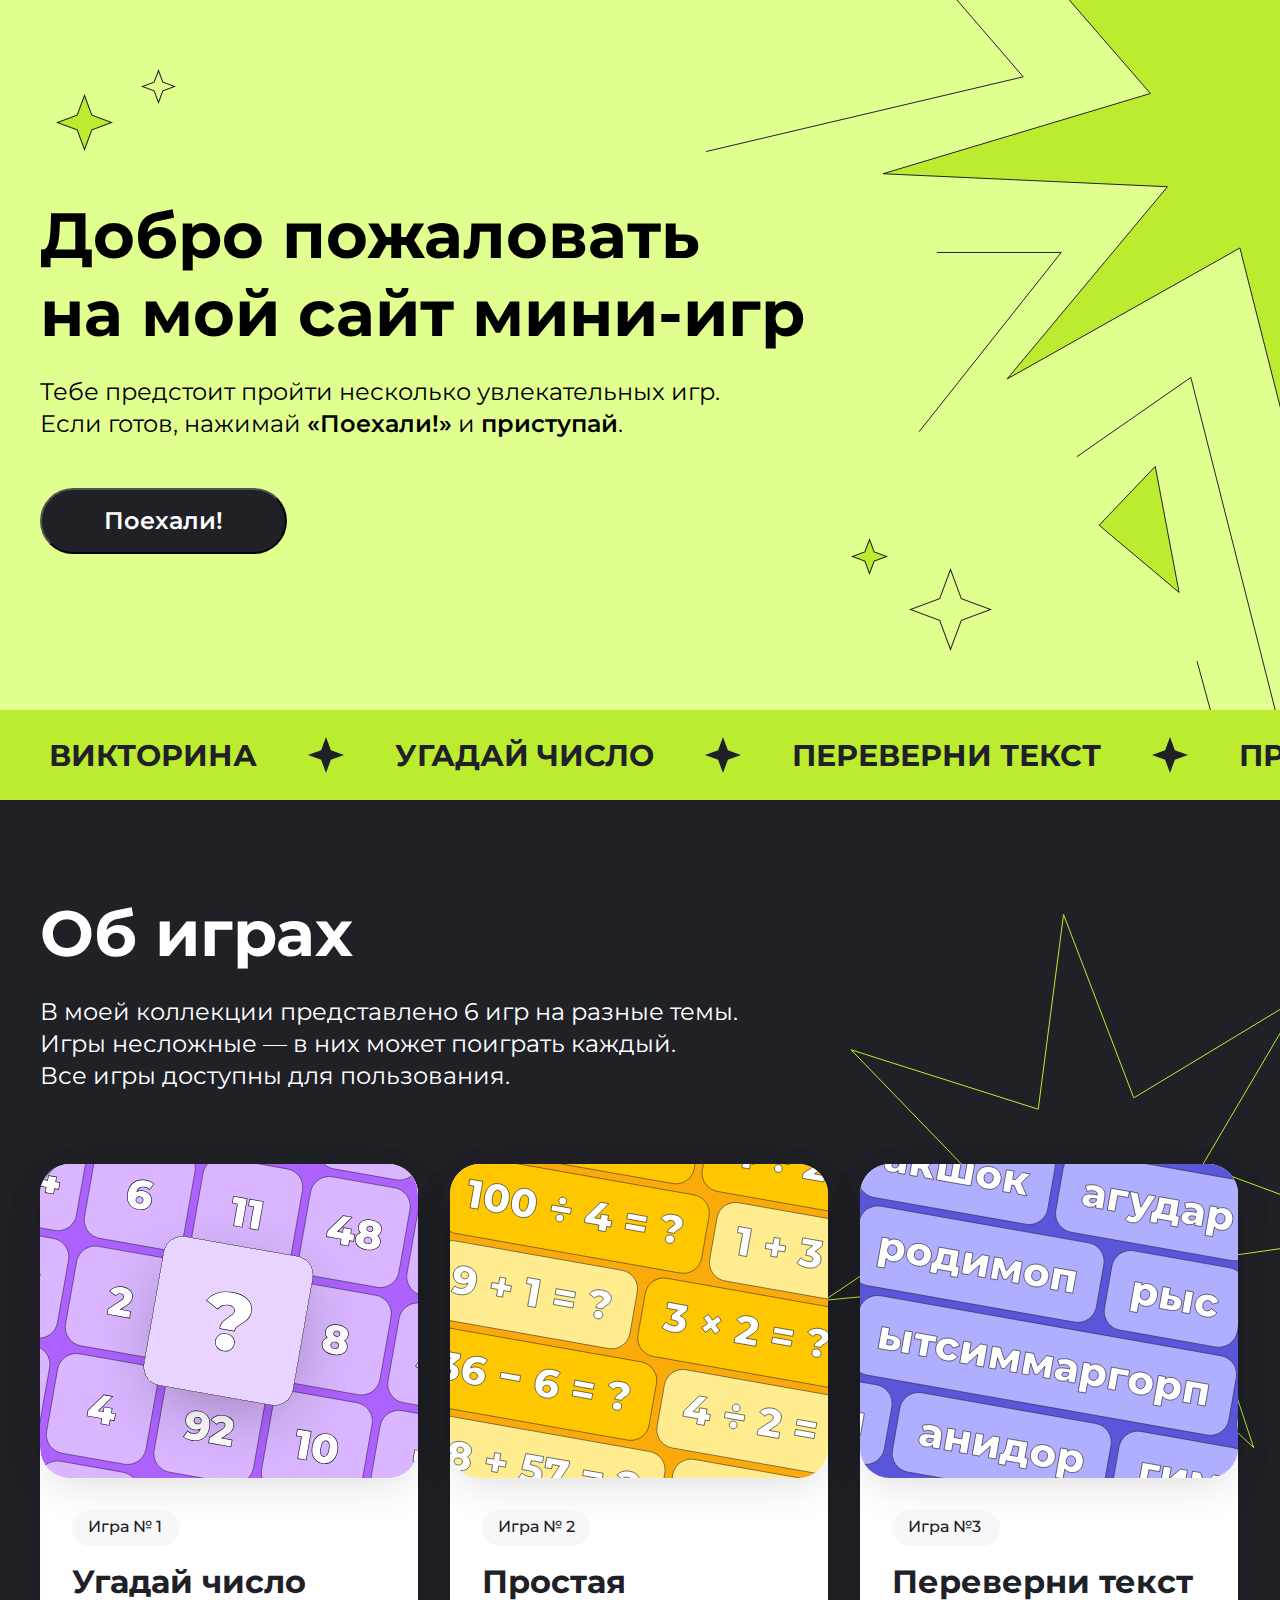
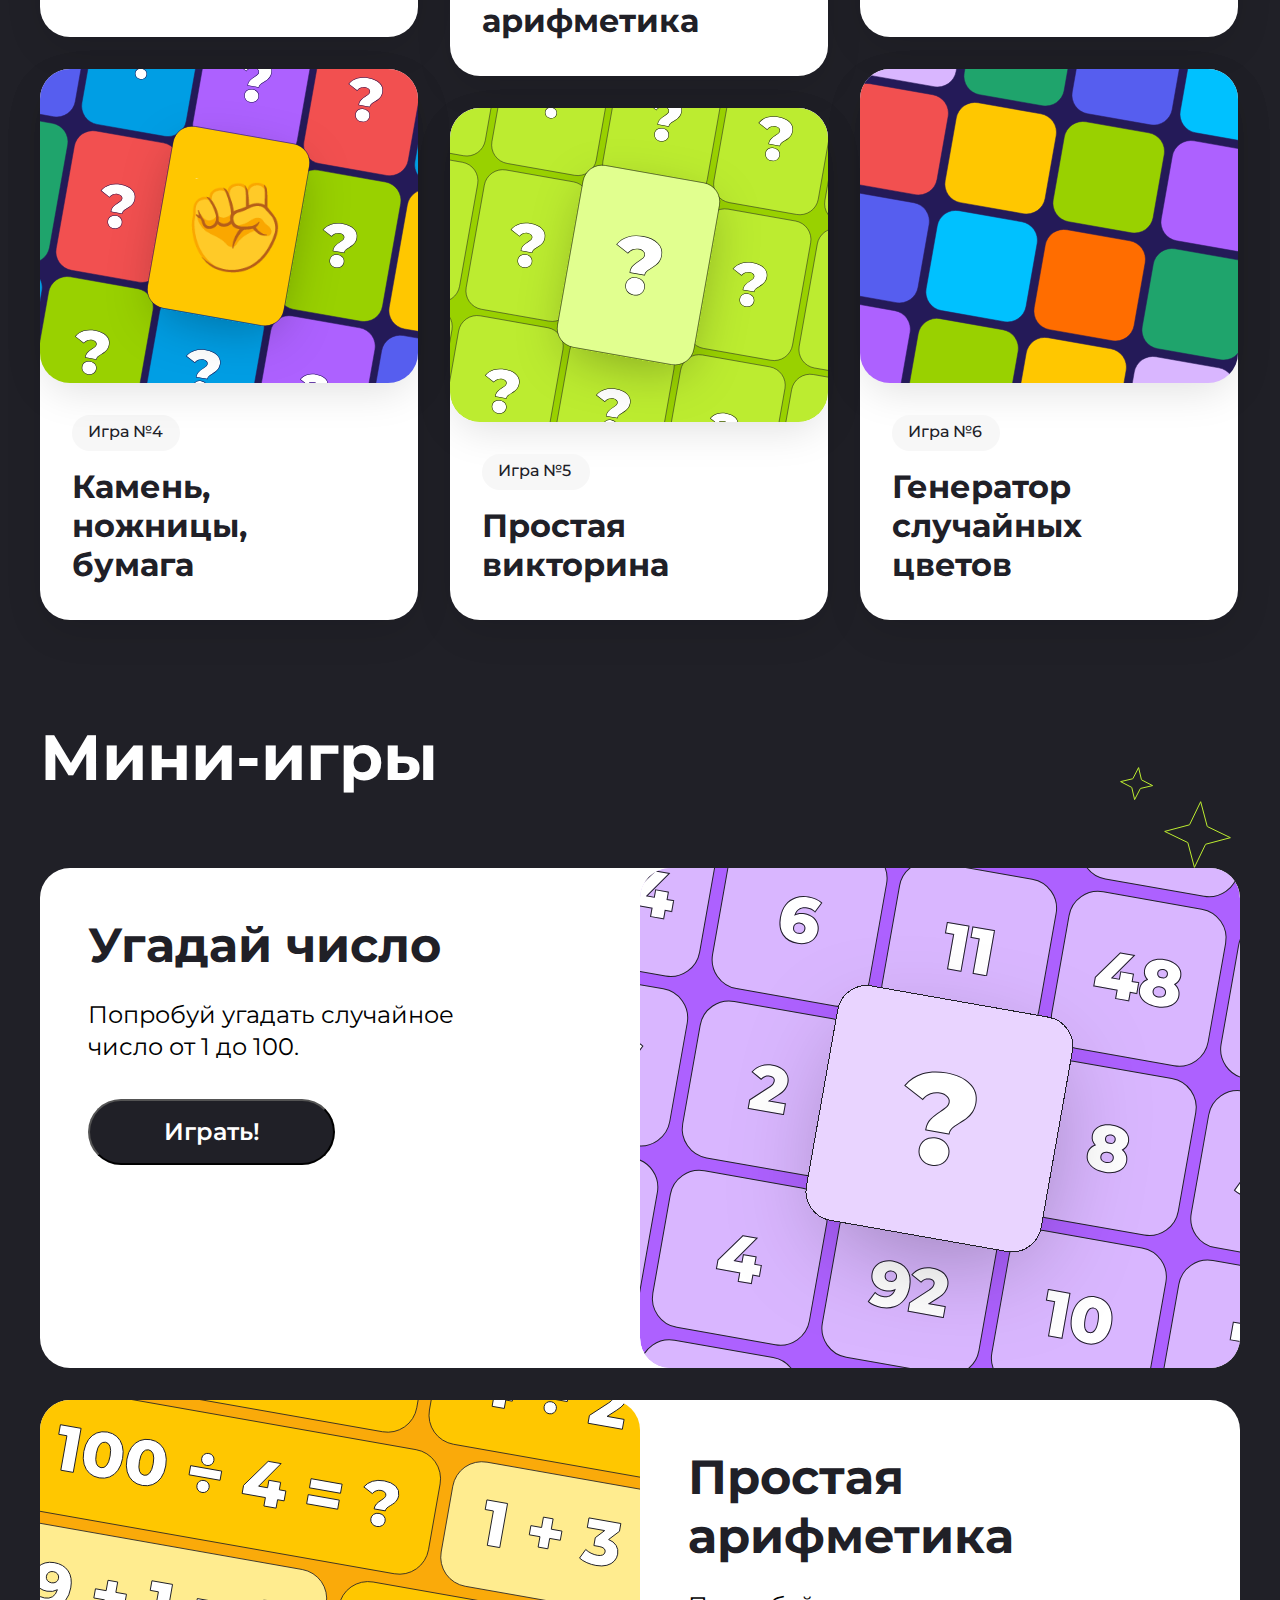
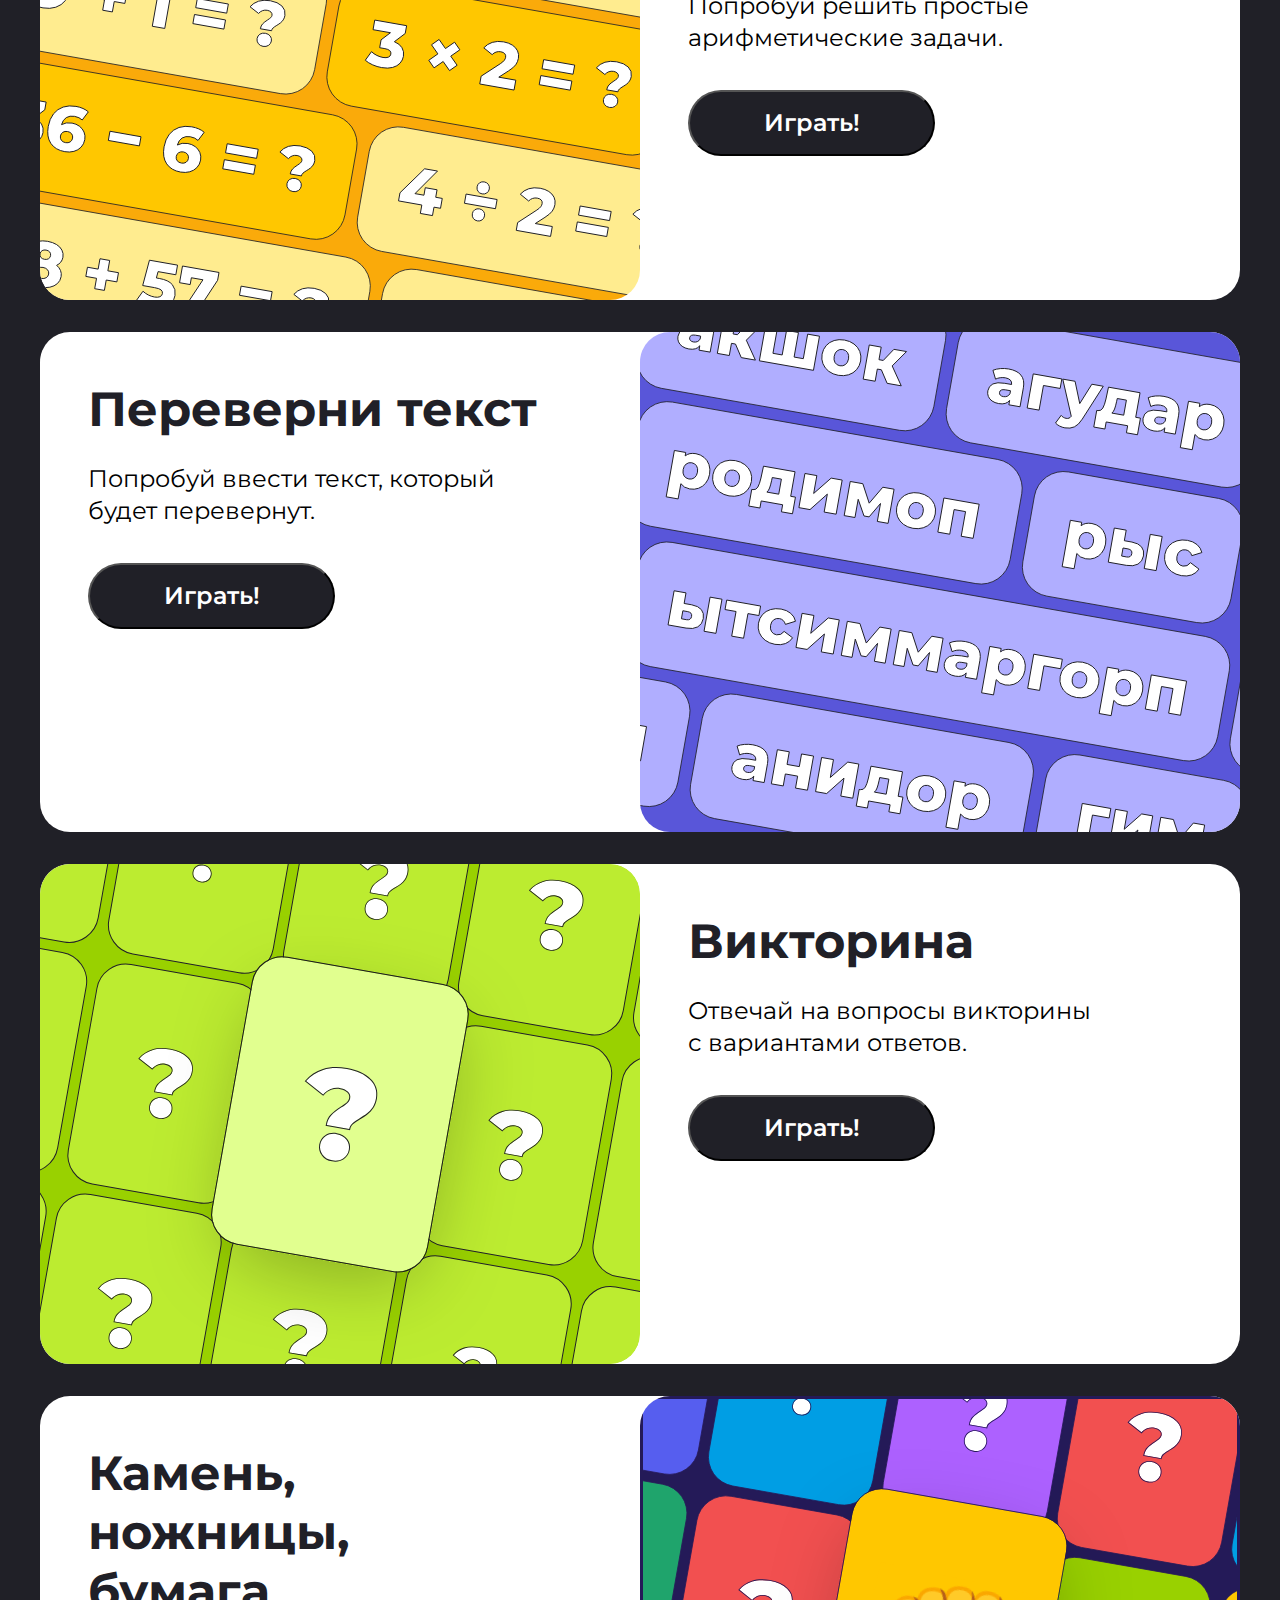
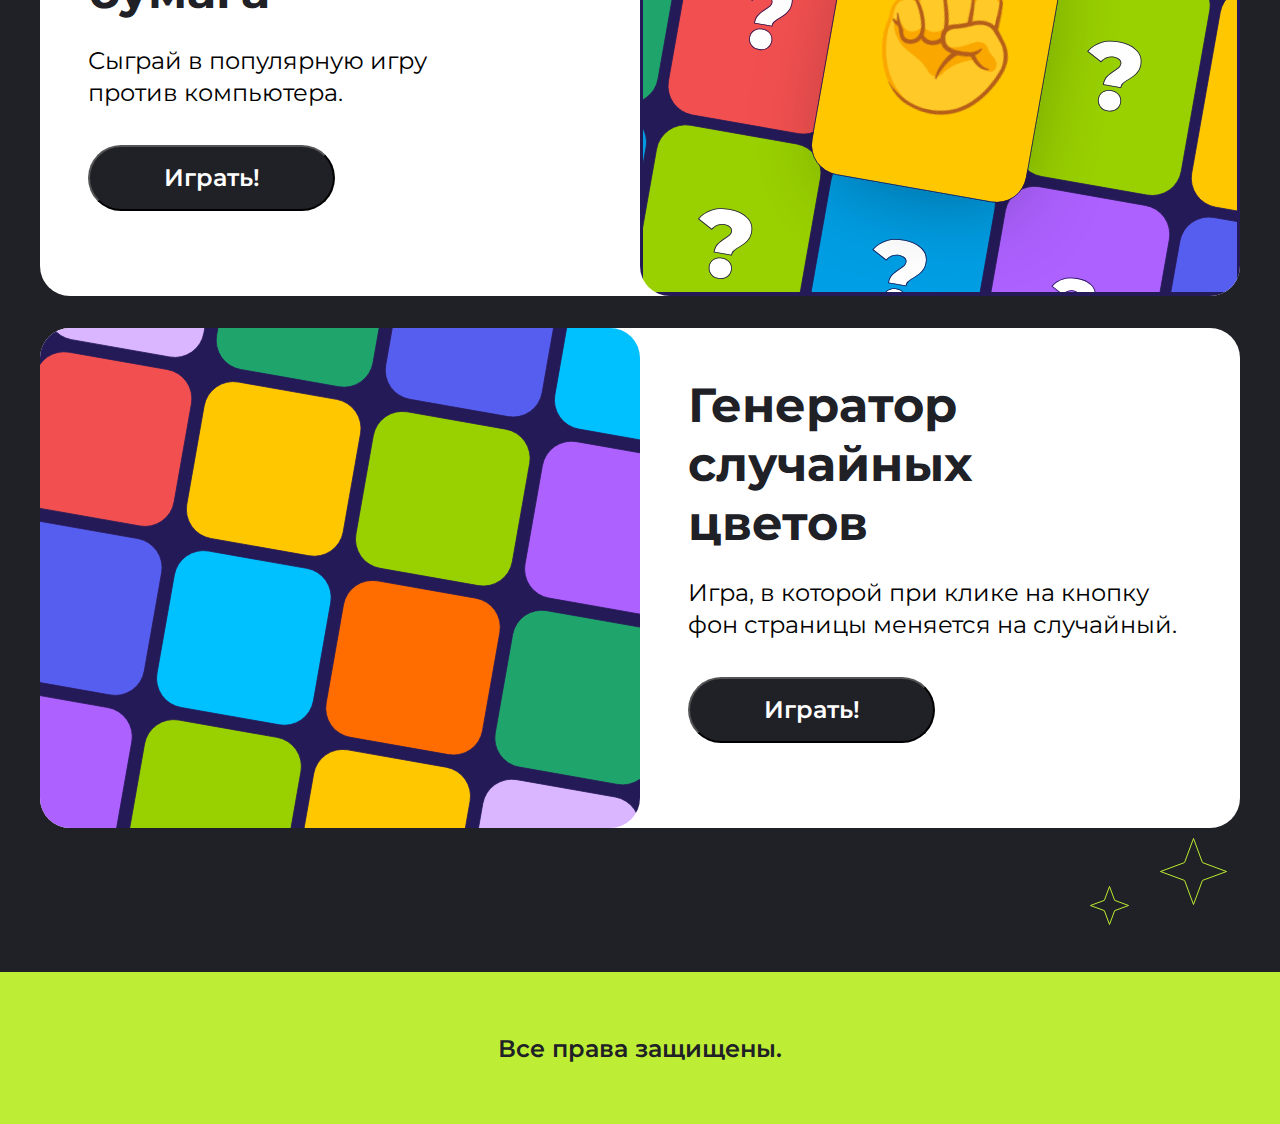
<file: index.html>
<!DOCTYPE html>
<html lang="en">
  <head>
    <meta charset="UTF-8" />
    <meta name="viewport" content="width=device-width, initial-scale=1.0" />
    <title>Document</title>
    <link rel="preconnect" href="https://fonts.googleapis.com" />
    <link rel="preconnect" href="https://fonts.gstatic.com" crossorigin />
    <link
      href="https://fonts.googleapis.com/css2?family=Montserrat:ital,wght@0,100..900;1,100..900&display=swap"
      rel="stylesheet"
    />
    <link rel="stylesheet" href="style.css" />
  </head>

  <body>
    <div class="top center">
      <img class="top__star1" src="img/star_small.svg" alt="star" />
      <img class="top__star2" src="img/star2_green.svg" alt="star" />
      <img class="top__star3" src="img/star_small_green.svg" alt="star" />
      <img class="top__star4" src="img/star2.svg" alt="star" />
      <header class="center">
        <section class="title">
          <h1 class="top__title">Добро пожаловать<br />на мой сайт мини-игр</h1>
          <p class="top__description">
            Тебе предстоит пройти несколько увлекательных игр.<br />Если готов,
            нажимай
            <span class="top__description top__description_bold"
              >«Поехали!»</span
            >
            и
            <span class="top__description top__description_bold">приступай</span
            >.
          </p>
          <button class="top__button" onclick="location.href='#games-intro';">
            Поехали!
          </button>
        </section>
        <section class="title-mobile">
          <h1 class="title-mobile__h1">
            Добро<br />пожаловать<br />на мой&nbsp;сайт<br />мини-игр
          </h1>
          <p class="title-mobile__description">
            Тебе предстоит пройти несколько увлекательных игр. Если готов,<br />нажимай
            <span
              class="title-mobile__description title-mobile__description_bold"
              >«Поехали!»</span
            >
            и
            <span
              class="title-mobile__description title-mobile__description_bold"
              >приступай</span
            >.
          </p>
          <button
            class="title-mobile__button"
            onclick="location.href='#games-intro';"
          >
            Поехали!
          </button>
        </section>
      </header>
    </div>
    <div class="dynamic-block">
      <div class="dynamic-frame">
        <h2 class="dynamic-frame__text">Викторина</h2>
        <img src="img/star_small_black.svg" alt="star" />
        <h2 class="dynamic-frame__text">угадай число</h2>
        <img src="img/star_small_black.svg" alt="star" />
        <h2 class="dynamic-frame__text">Переверни текст</h2>
        <img src="img/star_small_black.svg" alt="star" />
        <h2 class="dynamic-frame__text">Простая арифметика</h2>
        <img src="img/star_small_black.svg" alt="star" />
        <h2 class="dynamic-frame__text">Камень, ножницы, бумага</h2>
        <img src="img/star_small_black.svg" alt="star" />
        <h2 class="dynamic-frame__text">Генератор случайных цветов</h2>
        <img src="img/star_small_black.svg" alt="star" />
      </div>
    </div>

    <div class="games-intro center" id="games-intro">
      <div class="games-intro-title">
        <h2 class="games-intro-title__heading">Об играх</h2>
        <h2 class="games-intro-title__heading-mobile">Мини-игры</h2>
        <p class="games-intro-title__description">
          В моей коллекции представлено 6 игр на разные темы.<br />Игры
          несложные — в них может поиграть каждый.<br />
          Все игры доступны для пользования.
        </p>
      </div>
      <section class="games-intro-items">
        <div class="games-intro-double">
          <a class="games-intro-card-link" href="#guess-number">
            <div class="games-intro-card">
              <div class="games-intro-card__img card-img-1"></div>
              <div class="games-intro-card__text">
                <div class="games-intro-card__button">
                  <p class="games-intro-card__button-p">Игра № 1</p>
                </div>
                <h3 class="games-intro-card__title">Угадай число</h3>
                <p
                  class="games-intro-card__description common-mobile-description"
                >
                  Попробуй угадать случайное число от 1 до 100.
                </p>
                <p class="games-intro-card__button-mobile common-button">
                  Играть!
                </p>
              </div>
            </div>
          </a>
          <a class="games-intro-card-link" href="#stone-clippers-paper">
            <div class="games-intro-card">
              <div class="games-intro-card__img card-img-4">
                <p class="sign-comrade">✊</p>
              </div>
              <div class="games-intro-card__text">
                <div class="games-intro-card__button">
                  <p class="games-intro-card__button-p">Игра №4</p>
                </div>
                <h3 class="games-intro-card__title">
                  Камень,<br />ножницы,<br />бумага
                </h3>
                <p
                  class="games-intro-card__description common-mobile-description"
                >
                  Сыграй в популярную игру против компьютера.
                </p>
                <p class="games-intro-card__button-mobile common-button">
                  Играть!
                </p>
              </div>
            </div>
          </a>
        </div>
        <div class="games-intro-double">
          <a class="games-intro-card-link" href="#simple-arithmetics">
            <div class="games-intro-card">
              <div class="games-intro-card__img card-img-2"></div>
              <div class="games-intro-card__text">
                <div class="games-intro-card__button">
                  <p class="games-intro-card__button-p">Игра № 2</p>
                </div>
                <h3 class="games-intro-card__title">Простая арифметика</h3>
                <p
                  class="games-intro-card__description common-mobile-description"
                >
                  Попробуй решить простые арифметические задачи.
                </p>
                <p class="games-intro-card__button-mobile common-button">
                  Играть!
                </p>
              </div>
            </div>
          </a>
          <a class="games-intro-card-link" href="#quizz">
            <div class="games-intro-card">
              <div class="games-intro-card__img card-img-5"></div>
              <div class="games-intro-card__text">
                <div class="games-intro-card__button">
                  <p class="games-intro-card__button-p">Игра №5</p>
                </div>
                <h3 class="games-intro-card__title hidden-game-name">
                  Простая<br />викторина
                </h3>
                <h3 class="games-intro-card__title-mobile">Викторина</h3>
                <p
                  class="games-intro-card__description common-mobile-description"
                >
                  Отвечай на вопросы викториныс вариантами ответов.
                </p>
                <p class="games-intro-card__button-mobile common-button">
                  Играть!
                </p>
              </div>
            </div>
          </a>
        </div>
        <div class="games-intro-double">
          <a class="games-intro-card-link" href="#reverse-text">
            <div class="games-intro-card">
              <div class="games-intro-card__img card-img-3"></div>
              <div class="games-intro-card__text">
                <div class="games-intro-card__button">
                  <p class="games-intro-card__button-p">Игра №3</p>
                </div>
                <h3 class="games-intro-card__title hidden-game-name">
                  Переверни&nbsp;текст
                </h3>
                <h3 class="games-intro-card__title-mobile">
                  Переверни<br />текст
                </h3>
                <p
                  class="games-intro-card__description common-mobile-description"
                >
                  Попробуй ввести текст, который будет перевернут.
                </p>
                <p class="games-intro-card__button-mobile common-button">
                  Играть!
                </p>
              </div>
            </div>
          </a>
          <a class="games-intro-card-link" href="#random-generator">
            <div class="games-intro-card">
              <div class="games-intro-card__img card-img-6"></div>
              <div class="games-intro-card__text">
                <div class="games-intro-card__button">
                  <p class="games-intro-card__button-p">Игра №6</p>
                </div>
                <h3 class="games-intro-card__title">
                  Генератор<br />случайных<br />цветов
                </h3>
                <p
                  class="games-intro-card__description common-mobile-description"
                >
                  Игра, в которой при клике на кнопку фон страницы меняется на
                  случайный.
                </p>
                <p class="games-intro-card__button-mobile common-button">
                  Играть!
                </p>
              </div>
            </div>
          </a>
        </div>
      </section>
      <section class="games center" id="games">
        <h2 class="games__heading common-games-heading">Мини-игры</h2>
        <div class="games-block">
          <div class="mini-game-item">
            <div class="mini-game-item-half">
              <div class="mini-game-info">
                <h3 class="mini-game-info__title" id="guess-number">
                  Угадай число
                </h3>
                <p class="mini-game-info__description common-description">
                  Попробуй угадать случайное<br />число от 1 до 100.
                </p>
                <button
                  onclick="guessNum()"
                  class="mini-game-info__button common-button"
                >
                  Играть!
                </button>
              </div>
              <div class="mini-game-item-guess-number" id="block-game">
                <input
                  class="mini-game-item-guess-number__check"
                  type="number"
                  id="guessInput"
                  placeholder="Ваше число"
                />
                <button
                  onclick="checkGuess()"
                  class="mini-game-info__button common-button"
                >
                  Проверить
                </button>
              </div>
              <p
                class="mini-game-item-guess-number__answer common-description"
                id="result"
              ></p>
            </div>
            <div class="mini-game-img mini-game-img_1"></div>
          </div>
          <div class="mini-game-item mini-game-item_reverce">
            <div class="mini-game-item-half">
              <div class="mini-game-info">
                <h3 class="mini-game-info__title" id="simple-arithmetics">
                  Простая арифметика
                </h3>
                <p class="mini-game-info__description common-description">
                  Попробуй решить простые<br />арифметические задачи.
                </p>
                <button
                  onclick="randomTask()"
                  class="mini-game-info__button common-button"
                >
                  Играть!
                </button>
              </div>
            </div>
            <div class="mini-game-img mini-game-img_2"></div>
          </div>
          <div class="mini-game-item">
            <div class="mini-game-item-half">
              <div class="mini-game-info">
                <h3 class="mini-game-info__title" id="reverse-text">
                  Переверни текст
                </h3>
                <p class="mini-game-info__description common-description">
                  Попробуй ввести текст, который<br />будет перевернут.
                </p>
                <button
                  onclick="reverseText()"
                  class="mini-game-info__button common-button"
                >
                  Играть!
                </button>
              </div>
            </div>
            <div class="mini-game-img mini-game-img_3"></div>
          </div>
          <div class="mini-game-item mini-game-item_reverce">
            <div class="mini-game-item-half">
              <div class="mini-game-info">
                <h3 class="mini-game-info__title" id="quizz">Викторина</h3>
                <p class="mini-game-info__description common-description">
                  Отвечай на вопросы викторины<br />с вариантами ответов.
                </p>
                <button
                  onclick="quizz()"
                  class="mini-game-info__button common-button"
                >
                  Играть!
                </button>
              </div>
            </div>
            <div class="mini-game-img mini-game-img_4"></div>
          </div>
          <div class="mini-game-item">
            <div class="mini-game-item-half">
              <div class="mini-game-info">
                <h3 class="mini-game-info__title" id="stone-clippers-paper">
                  Камень,<br />ножницы,<br />бумага
                </h3>
                <p class="mini-game-info__description common-description">
                  Сыграй в популярную игру<br />против компьютера.
                </p>
                <button
                  onclick="rockPaperScissors()"
                  class="mini-game-info__button common-button"
                >
                  Играть!
                </button>
              </div>
            </div>
            <div class="mini-game-img mini-game-img_5">
              <p class="mini-game-img-sign-comrade">✊</p>
            </div>
          </div>
          <div class="mini-game-item mini-game-item_reverce">
            <div class="mini-game-item-half">
              <div class="mini-game-info">
                <h3 class="mini-game-info__title" id="random-generator">
                  Генератор<br />случайных<br />цветов
                </h3>
                <p class="mini-game-info__description common-description">
                  Игра, в которой при клике<span
                    class="mini-game-info-mobile-text-br"
                    ><br
                  /></span>
                  на кнопку<span class="ini-game-info-descktop-text-br"
                    ><br /></span
                  >фон страницы
                  <span class="mini-game-info-mobile-text-br"><br /></span
                  >меняется на случайный.
                </p>
                <button
                  onclick="changeBackgroundColor()"
                  class="mini-game-info__button common-button"
                  id="startButtonColorGenerator"
                >
                  Играть!
                </button>
                <button
                  class="common-button button-hidden"
                  id="buttonColorGanerator"
                >
                  Изменить цвет
                </button>
              </div>
            </div>
            <div class="mini-game-img mini-game-img_6"></div>
          </div>
        </div>
      </section>
    </div>
    <footer class="footer center">
      <p class="footer__rights">Все права защищены.</p>
    </footer>
    <script src="./script.js"></script>
  </body>
</html>
</file>
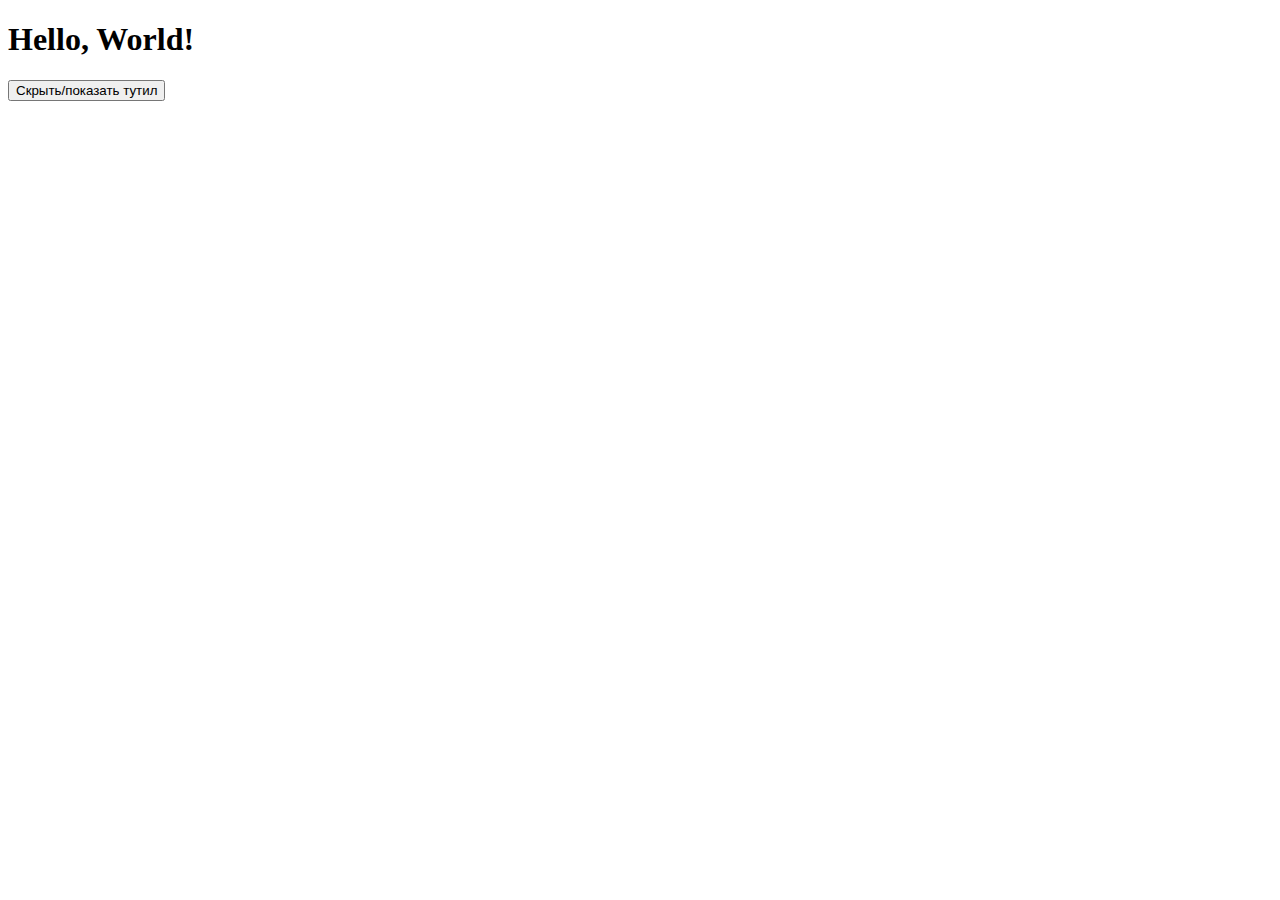
<file: hm9.1.html>
<!DOCTYPE html>
<html lang="en">
  <head>
    <meta charset="UTF-8" />
    <meta name="viewport" content="width=device-width, initial-scale=1.0" />
    <title>hm9.1</title>
    <style>
      .hidden {
        display: none;
      }
    </style>
  </head>

  <body>
    <h1 class="title">Hello, World!</h1>
    <button class="hide-title-btn">Скрыть/показать тутил</button>
    <script>
      const hideTitleBtnEl = document.querySelector(".hide-title-btn");
      const titleEl = document.querySelector(".title");

      hideTitleBtnEl.addEventListener("click", function (e) {
        titleEl.classList.toggle("hidden");
      });
    </script>
  </body>
</html>
</file>
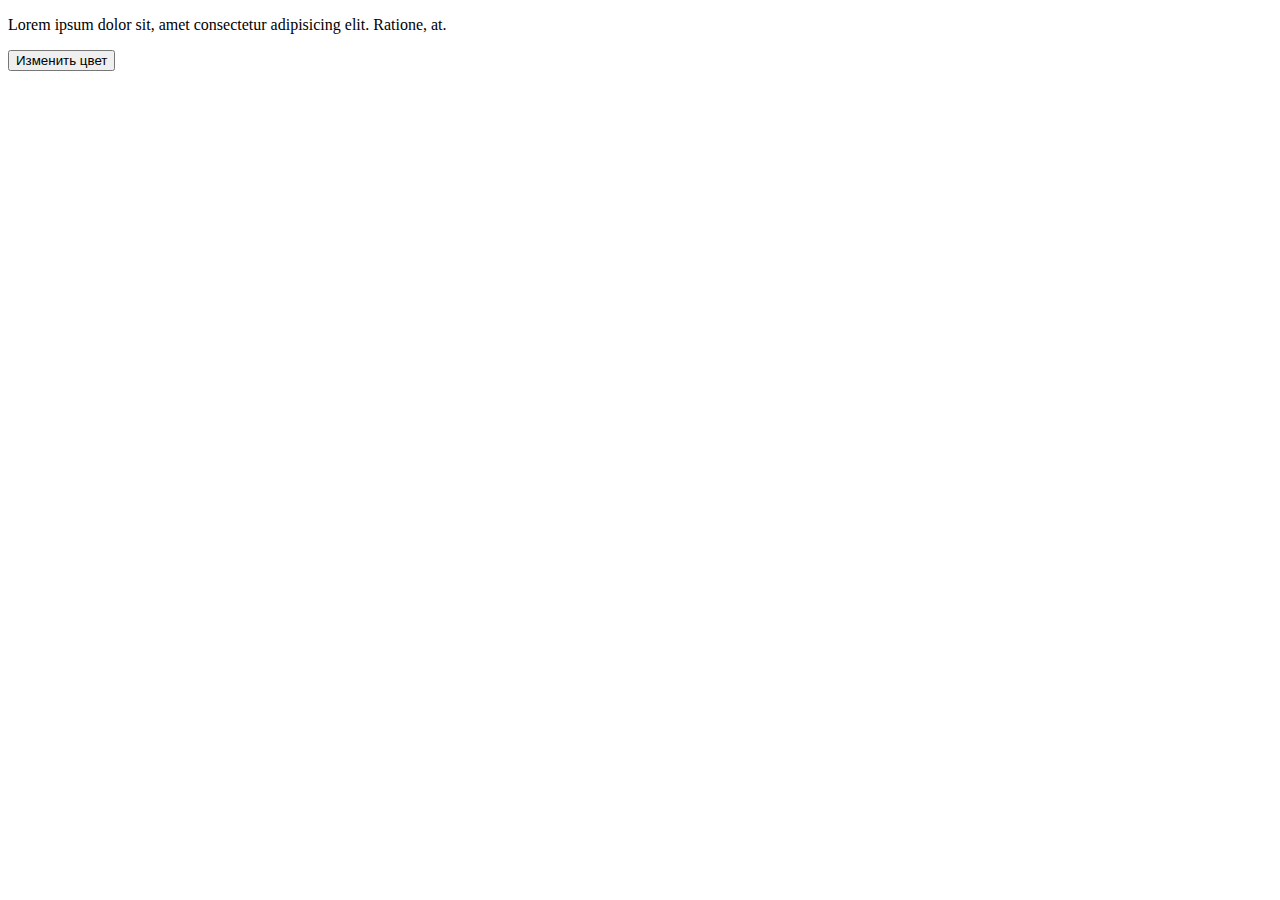
<file: hm9.2.html>
<!DOCTYPE html>
<html lang="en">
  <head>
    <meta charset="UTF-8" />
    <meta name="viewport" content="width=device-width, initial-scale=1.0" />
    <title>hm9.2</title>
  </head>

  <body>
    <p class="text">
      Lorem ipsum dolor sit, amet consectetur adipisicing elit. Ratione, at.
    </p>
    <button class="change-color-btn">Изменить цвет</button>
    <script>
      const changeColorBtnEl = document.querySelector(".change-color-btn");
      const textEl = document.querySelector(".text");

      changeColorBtnEl.addEventListener("click", function (e) {
        textEl.style.color = "blue";
      });
    </script>
  </body>
</html>
</file>
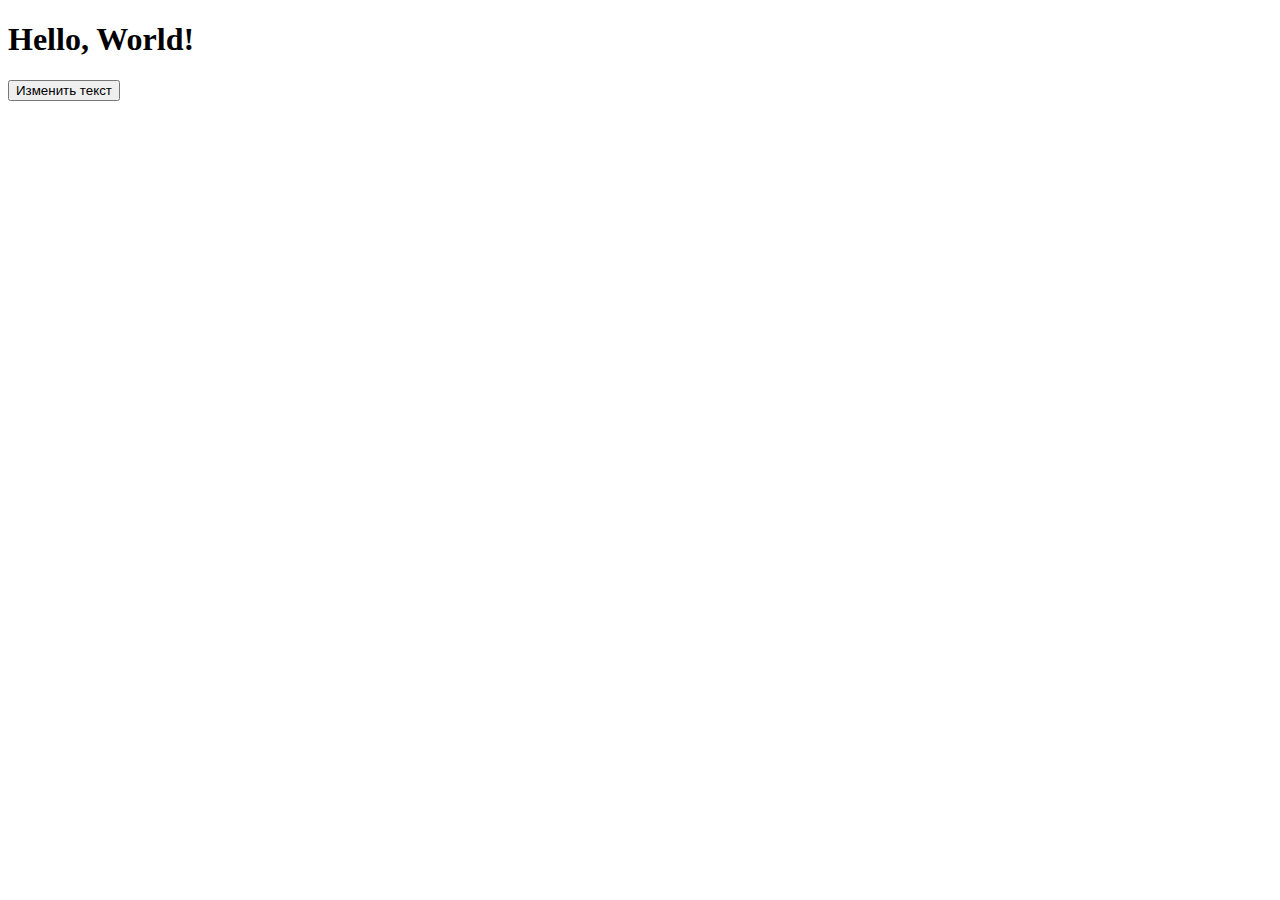
<file: hm9.3.html>
<!DOCTYPE html>
<html lang="en">
  <head>
    <meta charset="UTF-8" />
    <meta name="viewport" content="width=device-width, initial-scale=1.0" />
    <title>hm9.3</title>
  </head>

  <body>
    <h1 class="title">Hello, World!</h1>
    <button class="btn">Изменить текст</button>
    <script>
      const titleEl = document.querySelector(".title");
      const btnEl = document.querySelector(".btn");

      btnEl.addEventListener("click", function (e) {
        titleEl.textContent = "Привет, мир!";
      });
    </script>
  </body>
</html>
</file>
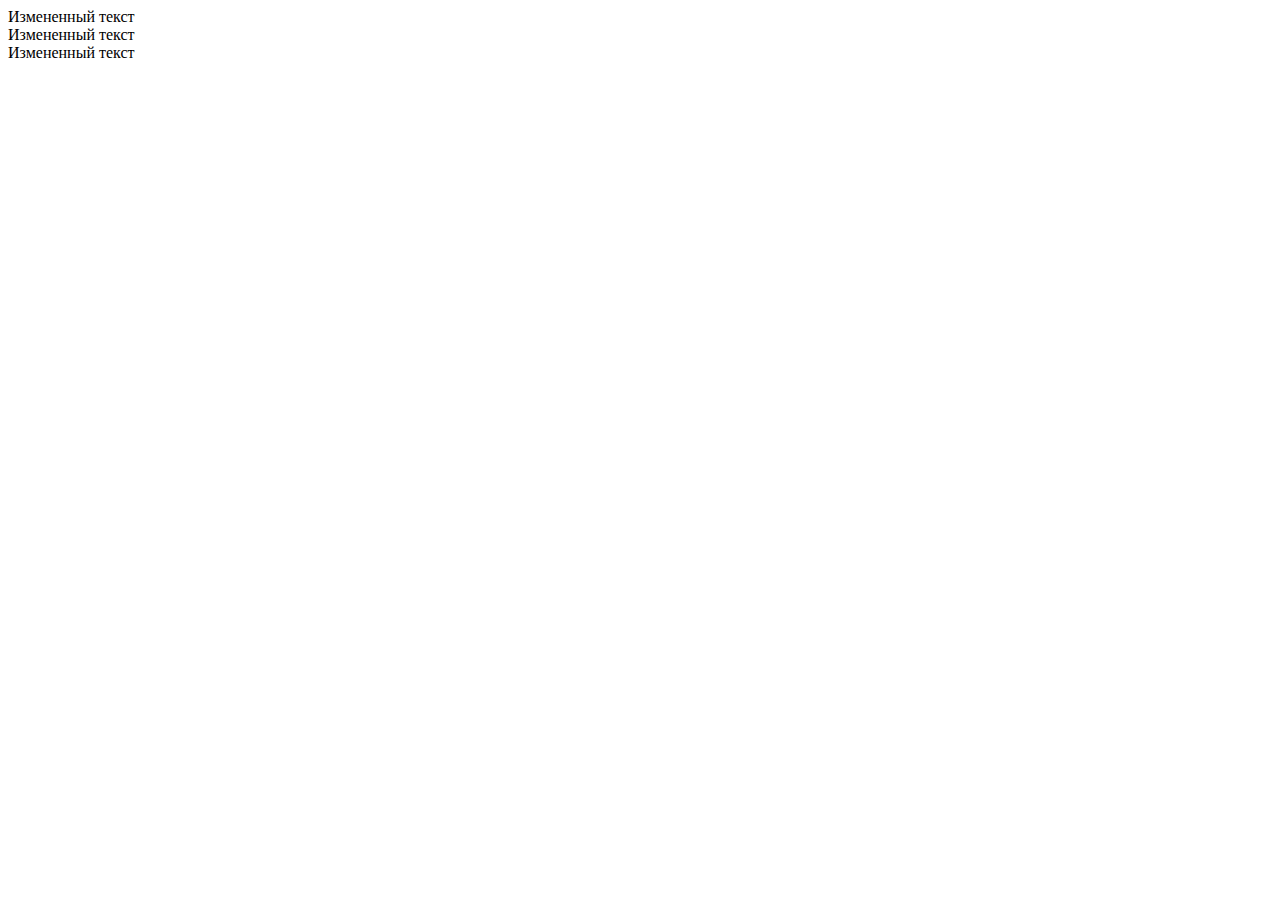
<file: hm9.4.html>
<!DOCTYPE html>
<html lang="en">
  <head>
    <meta charset="UTF-8" />
    <meta name="viewport" content="width=device-width, initial-scale=1.0" />
    <title>hm9.4</title>
  </head>

  <body>
    <div class="description">Элемент 1</div>
    <div class="description">Элемент 2</div>
    <div class="description">Элемент 3</div>
    <script>
      const descriptionsEl = document.querySelectorAll(".description");
      descriptionsEl.forEach((el) => {
        el.textContent = "Измененный текст";
      });
    </script>
  </body>
</html>
</file>
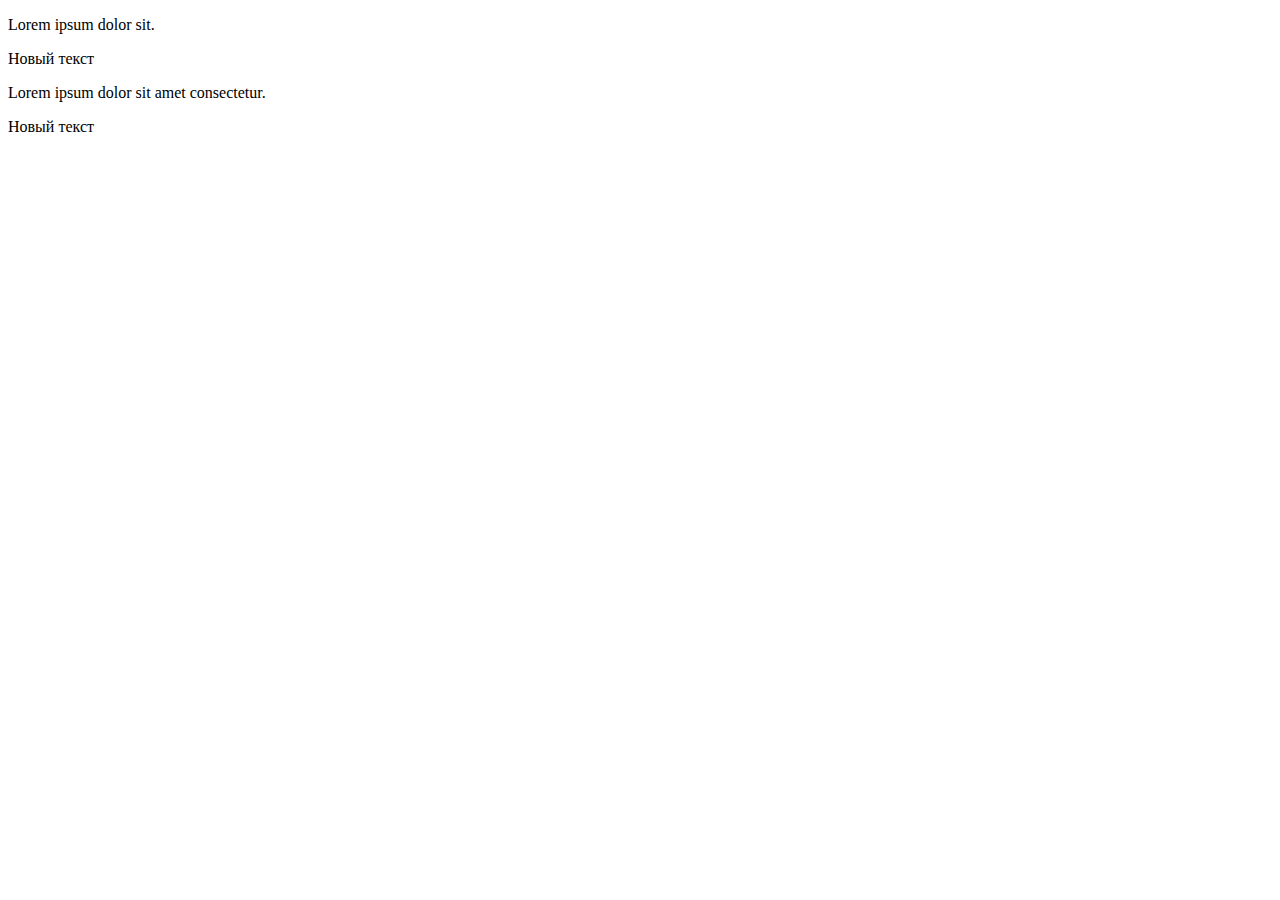
<file: hm9.5.html>
<!DOCTYPE html>
<html lang="en">
  <head>
    <meta charset="UTF-8" />
    <meta name="viewport" content="width=device-width, initial-scale=1.0" />
    <title>hm9.5</title>
  </head>

  <body>
    <p class="text">Lorem ipsum dolor sit.</p>
    <p class="description">
      Lorem ipsum dolor sit amet consectetur adipisicing elit.
    </p>
    <p class="text">Lorem ipsum dolor sit amet consectetur.</p>
    <p class="description">
      Lorem ipsum dolor sit amet consectetur adipisicing elit. Iste, quia?
    </p>
    <script>
      const descriptionsEl = document.querySelectorAll(".description");

      descriptionsEl.forEach((el) => {
        el.textContent = "Новый текст";
      });
    </script>
  </body>
</html>
</file>
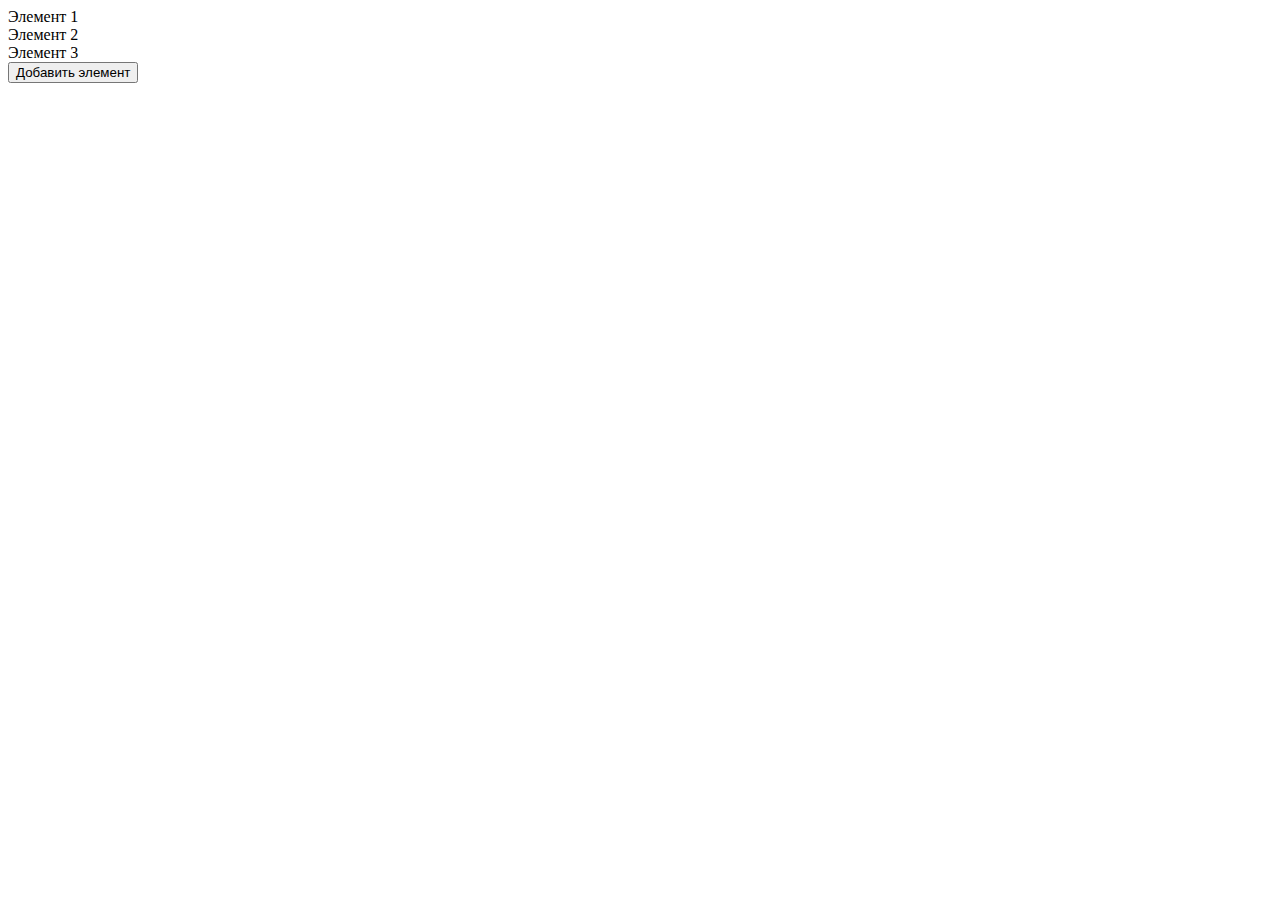
<file: hm9.6.html>
<!DOCTYPE html>
<html lang="en">
  <head>
    <meta charset="UTF-8" />
    <meta name="viewport" content="width=device-width, initial-scale=1.0" />
    <title>hm9.6</title>
  </head>

  <body>
    <div class="description">Элемент 1</div>
    <div class="description">Элемент 2</div>
    <div class="description">Элемент 3</div>
    <button class="btn">Добавить элемент</button>
    <script>
      const btnEl = document.querySelector(".btn");

      btnEl.addEventListener("click", function (e) {
        const textEl = document.createElement("p");
        textEl.textContent = "Новый абзац";
        document.body.appendChild(textEl);
      });
    </script>
  </body>
</html>
</file>
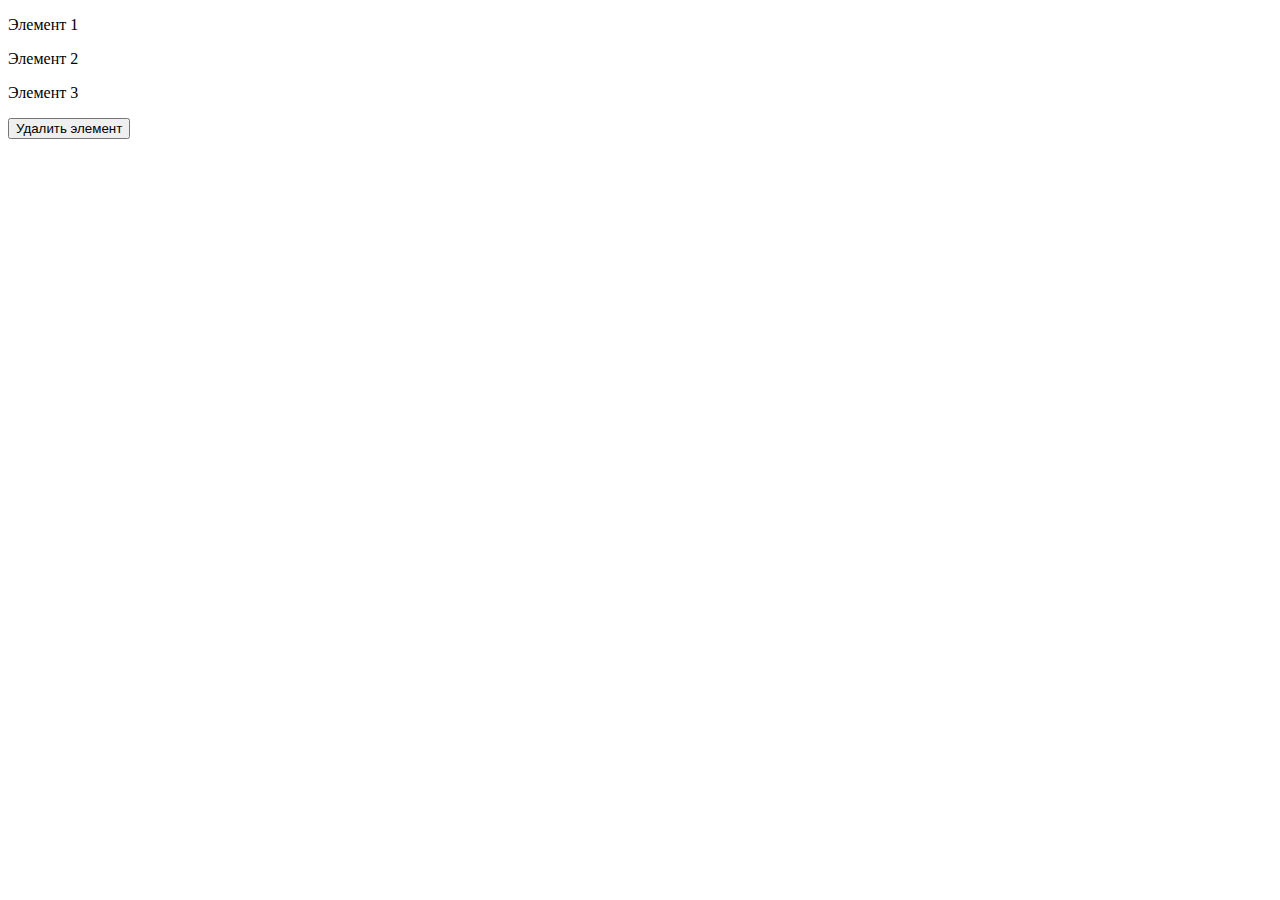
<file: hm9.7.html>
<!DOCTYPE html>
<html lang="en">
  <head>
    <meta charset="UTF-8" />
    <meta name="viewport" content="width=device-width, initial-scale=1.0" />
    <title>hm9.7</title>
  </head>

  <body>
    <p class="description">Элемент 1</p>
    <p class="description">Элемент 2</p>
    <p class="description">Элемент 3</p>
    <button class="btn">Удалить элемент</button>
    <script>
      const descriptionEl = document.querySelector(".description");
      const btnEl = document.querySelector(".btn");

      btnEl.addEventListener("click", function (e) {
        descriptionEl.remove();
      });
    </script>
  </body>
</html>
</file>
<file: style.css>
@charset "UTF-8";
* {
  margin: 0;
  padding: 0;
}

body {
  font-family: "Montserrat", sans-serif;
}

a {
  text-decoration: none;
}

.center {
  padding-left: calc(50% - 600px);
  padding-right: calc(50% - 600px);
}

.top {
  position: relative;
  background-color: #e1ff8f;
  height: 710px;
  background-image: url(img/group_star_big.svg);
  background-repeat: no-repeat;
  background-position-x: calc(100% + 500px);
  background-position-y: calc(0% - 335px);
}
.top__title {
  font-size: 64px;
  font-family: Montserrat;
  flood-color: #202027;
  font-weight: 700;
  line-height: 78px;
  text-align: left;
  letter-spacing: 0px;
  white-space: nowrap;
  -webkit-hyphens: manual;
          hyphens: manual;
}
.top .title-mobile {
  display: none;
}
.top__description {
  margin-top: 24px;
  font-family: Montserrat;
  font-size: 24px;
  font-weight: 400;
  line-height: 32px;
  text-align: left;
}
.top__description_bold {
  font-weight: 600;
}
.top__button {
  width: 247px;
  height: 66px;
  margin-top: 48px;
  box-sizing: border-box;
  border: 1 solid #202027;
  border-radius: 60px;
  background: #202027;
  color: #fff;
  font-family: Montserrat;
  font-size: 24px;
  font-weight: 600;
  line-height: 142%;
  letter-spacing: 0px;
  text-align: center;
}
.top__button:hover {
  background: #fff;
  color: #202027;
  transition: all 0.5s;
  cursor: pointer;
}
.top__star1 {
  position: absolute;
  top: 9.7%;
  left: 11%;
}
.top__star2 {
  position: absolute;
  top: 13.3%;
  left: 4.4%;
}
.top__star3 {
  position: absolute;
  top: 75.8%;
  left: 66.5%;
}
.top__star4 {
  position: absolute;
  top: 80%;
  left: 71%;
}
.top__star5 {
  position: absolute;
  top: -50%;
  left: 58%;
}

.common-description {
  margin-top: 24px;
  font-family: Montserrat;
  font-size: 24px;
  font-weight: 400;
  line-height: 32px;
  text-align: left;
}
.common-description_bold {
  font-weight: 600;
}

.common-button {
  width: 247px;
  height: 66px;
  margin-top: 36px;
  box-sizing: border-box;
  border: 1 solid #202027;
  border-radius: 60px;
  background: #202027;
  color: #fff;
  font-family: Montserrat;
  font-size: 24px;
  font-weight: 600;
  line-height: 142%;
  letter-spacing: 0px;
  text-align: center;
}
.common-button:hover {
  background: #fff;
  color: #202027;
  transition: all 0.5s;
  cursor: pointer;
}

.dynamic-block {
  max-width: 100%;
  overflow: hidden;
  background-color: #bcec30;
}

.dynamic-frame {
  position: relative;
  height: 90px;
  /*width: 3220px;
  background-color: $color_green;  */
  display: flex;
  flex-direction: row;
  justify-content: space-around;
  align-items: center;
  gap: 51px;
  padding-left: 49px;
  padding-right: 49px;
  animation: scroll-left 10s linear infinite;
  animation-direction: alternate;
}
.dynamic-frame__text {
  color: rgb(32, 32, 39);
  font-family: Montserrat;
  font-size: 30px;
  font-weight: 700;
  line-height: 110%;
  letter-spacing: 4%;
  text-align: left;
  text-transform: uppercase;
  white-space: nowrap;
}
@keyframes scroll-left {
  from {
    transform: translatex(0%);
  }
  to {
    transform: translatex(calc(100vw - 3220px));
  }
}

.title {
  width: 768px;
  padding-top: 196px;
  box-sizing: border-box;
}

.games-intro {
  position: relative;
  background-color: #202027;
  background-image: url('data:image/svg+xml,%3Csvg width="1414" height="4814" viewBox="0 0 1414 4814" fill="none" xmlns="http://www.w3.org/2000/svg"%3E%3Cpath d="M1267.57 185.338L1267.78 185.897L1268.3 185.587L1435.84 84.2785L1336.53 253.019L1336.23 253.534L1336.79 253.742L1520.46 321.57L1326.62 349.135L1326.03 349.22L1326.21 349.787L1387.7 535.677L1245.29 401.31L1244.85 400.9L1244.53 401.401L1137.53 565.373L1153.79 370.254L1153.84 369.658L1153.24 369.715L958.331 388.295L1121.02 279.354L1121.52 279.021L1121.1 278.591L985.048 137.788L1171.66 197.059L1172.23 197.24L1172.3 196.646L1197.56 2.48796L1267.57 185.338Z" stroke="%23BCEC30"/%3E%3Cpath d="M1334.68 1489.7L1341.2 1514.3L1341.26 1514.52L1341.47 1514.62L1364.39 1525.68L1339.79 1532.2L1339.57 1532.26L1339.47 1532.47L1328.41 1555.38L1321.89 1530.79L1321.83 1530.57L1321.62 1530.47L1298.7 1519.41L1323.3 1512.89L1323.52 1512.83L1323.62 1512.62L1334.68 1489.7Z" stroke="%23BCEC30"/%3E%3Cpath d="M17.4367 661.922L20.2175 672.403L20.2765 672.625L20.4836 672.725L30.2505 677.437L19.7691 680.218L19.5469 680.277L19.447 680.484L14.7352 690.251L11.9544 679.769L11.8954 679.547L11.6883 679.447L1.92137 674.736L12.4028 671.955L12.6251 671.896L12.7249 671.689L17.4367 661.922Z" stroke="%23BCEC30"/%3E%3Cpath d="M46.2217 715.026L51.3236 734.256L51.3826 734.478L51.5896 734.578L69.5086 743.222L50.2788 748.324L50.0566 748.383L49.9567 748.59L41.3123 766.509L36.2104 747.279L36.1514 747.057L35.9443 746.957L18.0254 738.313L37.2552 733.211L37.4774 733.152L37.5773 732.945L46.2217 715.026Z" stroke="%23BCEC30"/%3E%3Cpath d="M1272.6 1455.6L1275.41 1467.6L1275.47 1467.82L1275.67 1467.93L1286.62 1473.6L1274.62 1476.41L1274.39 1476.47L1274.29 1476.67L1268.62 1487.61L1265.8 1475.62L1265.75 1475.39L1265.54 1475.29L1254.6 1469.62L1266.6 1466.8L1266.82 1466.74L1266.93 1466.54L1272.6 1455.6Z" stroke="%23BCEC30"/%3E%3Cpath d="M1327.5 4726.44L1336.35 4750.36L1336.43 4750.57L1336.64 4750.65L1360.56 4759.5L1336.64 4768.35L1336.43 4768.43L1336.35 4768.64L1327.5 4792.56L1318.65 4768.64L1318.57 4768.43L1318.36 4768.35L1294.44 4759.5L1318.36 4750.65L1318.57 4750.57L1318.65 4750.36L1327.5 4726.44Z" stroke="%23BCEC30"/%3E%3Cpath d="M1243.5 4774.44L1248.57 4788.14L1248.65 4788.35L1248.86 4788.43L1262.56 4793.5L1248.86 4798.57L1248.65 4798.65L1248.57 4798.86L1243.5 4812.56L1238.43 4798.86L1238.35 4798.65L1238.14 4798.57L1224.44 4793.5L1238.14 4788.43L1238.35 4788.35L1238.43 4788.14L1243.5 4774.44Z" stroke="%23BCEC30"/%3E%3C/svg%3E');
  background-repeat: no-repeat;
  background-position-x: 100%;
  background-position-y: 71%;
}
.games-intro__star1 {
  position: absolute;
  left: 3vw;
  top: 102vh;
  box-sizing: border-box;
  transform: rotate(5.45eg);
}
.games-intro__star2 {
  position: absolute;
  left: 5vw;
  top: 105vh;
  box-sizing: border-box;
  transform: rotate(5.45eg);
}
.games-intro__star3 {
  position: absolute;
  left: 86vw;
  top: 152vh;
  box-sizing: border-box;
  transform: rotate(5.45eg);
}
.games-intro__star4 {
  position: absolute;
  left: 89vw;
  top: 154vh;
  box-sizing: border-box;
  transform: rotate(5.45eg);
}
.games-intro__star5 {
  position: absolute;
  left: 86vw;
  top: 367vh;
  box-sizing: border-box;
  transform: rotate(5.45eg);
}
.games-intro__star6 {
  position: absolute;
  left: 89vw;
  top: 364vh;
  box-sizing: border-box;
  transform: rotate(5.45eg);
}
.games-intro__back-stars {
  position: absolute;
  z-index: 0;
}

.games-intro-title {
  padding-top: 94px;
  padding-bottom: 72px;
  box-sizing: border-box;
  display: flex;
  flex-direction: column;
  justify-content: flex-start;
  gap: 24px;
  align-items: flex-start;
}
.games-intro-title__heading {
  font-family: Montserrat;
  font-size: 64px;
  font-weight: 700;
  line-height: 78px;
  letter-spacing: 0px;
  text-align: left;
  color: #fff;
}
.games-intro-title__heading-mobile {
  display: none;
}
.games-intro-title__description {
  width: 788px;
  color: #fff;
  font-size: 24px;
  font-weight: 400;
  line-height: 32px;
  letter-spacing: 0px;
  text-align: left;
}

.common-games-heading {
  font-family: Montserrat;
  font-size: 64px;
  font-weight: 700;
  line-height: 78px;
  letter-spacing: 0px;
  text-align: left;
  color: #fff;
}

.games-intro-items {
  display: flex;
  gap: 32px;
  flex-wrap: wrap;
}

.games-intro-double {
  display: flex;
  flex-direction: column;
  gap: 32px;
}

.games-intro-card-link {
  display: block;
}

.games-intro-card {
  display: flex;
  flex-direction: column;
  width: 378px;
  border-radius: 30px;
  background: #fff;
  box-shadow: 0px 12.61px 42.25px -7.57px rgba(0, 0, 0, 0.13);
  transition: 0.5s;
}
.games-intro-card:hover {
  scale: 109%;
}
.games-intro-card__img {
  height: 314px;
  width: 378px;
  border-radius: 30px;
  box-shadow: 0px 12.61px 42.25px -7.57px rgba(0, 0, 0, 0.13);
  background: rgb(255, 255, 255);
  background-repeat: no-repeat;
  background-position: center;
  background-size: 165%;
}
.games-intro-card__text {
  box-sizing: border-box;
  display: flex;
  flex-direction: column;
  gap: 16px;
  margin-top: 32px;
  margin-left: 32px;
  margin-right: 32px;
  margin-bottom: 36px;
}
.games-intro-card__button {
  width: 108px;
  height: 36px;
  border: none;
  border-radius: 53px;
  background-color: #f7f7f7;
}
.games-intro-card__button-p {
  width: 80px;
  height: 18px;
  padding: 8px 16px 10px 16px;
  font-family: Montserrat;
  font-size: 16px;
  font-weight: 500;
  line-height: 110%;
  letter-spacing: 0px;
  text-align: left;
  color: #202027;
}
.games-intro-card__title {
  font-size: 32px;
  font-family: Montserrat;
  color: #202027;
  font-weight: 700;
  line-height: 39px;
  letter-spacing: 0px;
  text-align: left;
}
.games-intro-card__description {
  display: none;
}
.games-intro-card__title-mobile {
  display: none;
}
.games-intro-card__button-mobile {
  display: none;
}
.games-intro-card .card-img-1 {
  background-image: url(img/game_frame1_1.svg);
  background-size: 100%;
}
.games-intro-card .card-img-2 {
  background-image: url(img/game_frame2.svg);
  background-size: 153%;
  background-color: rgba(250, 168, 3, 0.9725490196);
  background-position-x: 29%;
  background-position-y: 50%;
}
.games-intro-card .card-img-3 {
  background-image: url(img/game_frame3.svg);
  background-size: 195%;
  background-color: #5956d9;
  background-position-x: 53.5%;
  background-position-y: 51%;
}
.games-intro-card .card-img-4 {
  position: relative;
  background-image: url(img/game_frame4_1.svg);
  background-size: 100%;
  background-color: #241a58;
}
.games-intro-card .card-img-4 .sign-comrade {
  /* ✊ */
  position: absolute;
  width: 96px;
  height: 98px;
  left: 37%;
  top: 35%;
  font-size: 87px;
  font-weight: 800;
  line-height: 110%;
  letter-spacing: 0px;
  text-align: center;
  background: #ffc700;
}
.games-intro-card .card-img-5 {
  background-image: url(img/game_frame5_1.svg);
  background-size: 100%;
}
.games-intro-card .card-img-6 {
  background-image: url(img/game_frame6.svg);
  background-size: 145%;
  background-color: #241a58;
  background-position-x: 38%;
  background-position-y: 50%;
}

.games {
  /*background-color: $color_black; */
  padding-top: 50px;
  padding-bottom: 144px;
  background-image: url(img/star_small_grbrder.svg);
  background-repeat: no-repeat;
  background-position-x: 112%;
  background-position-y: 2%;
}
.games__heading {
  margin-top: 48px;
  margin-bottom: 72px;
}

.games-block {
  display: flex;
  flex-direction: column;
  gap: 32px;
  align-items: center;
}

.mini-game-item {
  display: flex;
  flex-direction: row;
  background-color: #fff;
  border-radius: 30px;
}
.mini-game-item_reverce {
  flex-direction: row-reverse;
}

.mini-game-item-half {
  box-sizing: border-box;
  width: 600px;
  height: 500px;
  padding: 48px;
}

.mini-game-info {
  display: flex;
  flex-direction: column;
  align-items: flex-start;
}
.mini-game-info__title {
  color: #202027;
  font-family: Montserrat;
  font-size: 48px;
  font-weight: 700;
  line-height: 59px;
  letter-spacing: 0px;
  text-align: left;
}
.mini-game-info__description {
  height: 64px;
}
.mini-game-info .mini-game-info-mobile-text-br {
  display: none;
}
.mini-game-info__button {
  margin-top: 36px;
}

.button-hidden {
  display: none;
  height: 42px;
  margin-top: 24px;
  font-family: Montserrat;
  font-size: 24px;
  font-weight: 600;
  line-height: 142%;
  letter-spacing: 0px;
  text-align: center;
}

.mini-game-item-guess-number {
  display: none;
  margin-top: 24px;
  flex-direction: column;
  align-items: center;
}
.mini-game-item-guess-number__check {
  width: 90px;
  height: 8px;
  padding: 8px 16px 10px 16px;
  font-family: Montserrat;
  font-size: 12px;
  font-weight: 500;
  line-height: 110%;
  letter-spacing: 0px;
  text-align: center;
  color: #202027;
  border-radius: 20px;
}
.mini-game-item-guess-number__answer {
  font-size: 16px;
  text-align: center;
}

.mini-game-img {
  width: 600px;
  height: 500px;
  background-size: 101%;
  border-radius: 30px;
  background-repeat: no-repeat;
  background-position: center;
}
.mini-game-img_1 {
  background-image: url(img/game_frame1.svg);
  background-size: 100%;
}
.mini-game-img_2 {
  background-image: url(img/game_frame2.svg);
  background-size: 153%;
  background-color: rgba(250, 168, 3, 0.9725490196);
  background-position-x: 32.5%;
  background-position-y: 50%;
}
.mini-game-img_3 {
  background-image: url(img/game_frame3.svg);
  background-size: 192.5%;
  background-color: #5956d9;
  background-position-x: 54.3%;
  background-position-y: 51%;
}
.mini-game-img_4 {
  background-image: url(img/game_frame5.svg);
  background-size: 100%;
}
.mini-game-img_5 {
  position: relative;
  background-image: url(img/game_frame4_1.svg);
  background-size: 99%;
  background-color: #241a58;
}
.mini-game-img_5 .mini-game-img-sign-comrade {
  position: absolute;
  width: 153px;
  height: 164px;
  left: 37%;
  top: 36%;
  font-size: 128px;
  font-weight: 800;
  line-height: 110%;
  letter-spacing: 0px;
  text-align: center;
  transform: rotate(12deg);
  background: #ffc700;
}
.mini-game-img_6 {
  background-image: url(img/game_frame6.svg);
  background-size: 143%;
  background-color: #241a58;
  background-position-x: 34%;
  background-position-y: 51%;
}

.footer {
  height: 152px;
  color: #bded35;
  background-color: #bded35;
}
.footer__rights {
  padding-top: 62px;
  padding-bottom: 60px;
  color: #202027;
  font-family: Montserrat;
  font-size: 24px;
  font-weight: 600;
  line-height: 29px;
  letter-spacing: 0px;
  text-align: center;
}

@media (max-width: 768px) {
  .center {
    padding-left: 16px;
    padding-right: 16px;
  }
  .top {
    height: 649px;
    background-image: url('data:image/svg+xml,%3Csvg width="337" height="621" viewBox="0 0 337 621" fill="none" xmlns="http://www.w3.org/2000/svg"%3E%3Cpath d="M17.5 98.4408L21.7577 109.947L21.8375 110.163L22.0531 110.242L33.5592 114.5L22.0531 118.758L21.8375 118.837L21.7577 119.053L17.5 130.559L13.2423 119.053L13.1626 118.837L12.9469 118.758L1.44077 114.5L12.9469 110.242L13.1626 110.163L13.2423 109.947L17.5 98.4408Z" fill="%23BCEC30" stroke="%23202027"/%3E%3Cpath d="M64.5 65.4408L66.867 71.8376L66.9468 72.0532L67.1624 72.133L73.5592 74.5L67.1624 76.867L66.9468 76.9468L66.867 77.1624L64.5 83.5592L62.133 77.1624L62.0532 76.9468L61.8376 76.867L55.4408 74.5L61.8376 72.133L62.0532 72.0532L62.133 71.8376L64.5 65.4408Z" stroke="%23202027"/%3E%3Cpath d="M244 558.441L245.962 563.743L246.042 563.958L246.257 564.038L251.559 566L246.257 567.962L246.042 568.042L245.962 568.257L244 573.559L242.038 568.257L241.958 568.042L241.743 567.962L236.441 566L241.743 564.038L241.958 563.958L242.038 563.743L244 558.441Z" fill="%23BCEC30" stroke="%23202027"/%3E%3Cpath d="M285.5 581.506L290.295 595.129L290.371 595.346L290.585 595.429L303.621 600.5L290.585 605.571L290.371 605.654L290.295 605.871L285.5 619.494L280.705 605.871L280.629 605.654L280.415 605.571L267.379 600.5L280.415 595.429L280.629 595.346L280.705 595.129L285.5 581.506Z" stroke="%23202027"/%3E%3Cpath d="M341.226 10.1084C344.072 10.8901 423.284 43.9262 423.284 43.9262L339.242 52.8254L392.335 120.072L317.485 74.1373L309.858 151.995L288.761 70.0034L218.442 109.004L266.882 51.7587L180.917 47.8942L261.719 23.992L201.678 -44.2245L286.09 -5.05042L305.408 -80.6362L314.083 -4.88821L390.973 -57.1361L341.226 10.1084Z" fill="%23BCEC30" stroke="%23202027" stroke-miterlimit="10" stroke-linecap="round"/%3E%3C/svg%3E');
    background-repeat: no-repeat;
    background-position-x: 100%;
    background-position-y: 0%;
  }
  .top__star1 {
    display: none;
    top: 17vw;
    left: 10vh;
    width: 21px;
    height: 21px;
  }
  .top__star2 {
    display: none;
    top: 29vw;
    left: 5vh;
    width: 35px;
    height: 35px;
  }
  .top__star3 {
    display: none;
    top: 152vw;
    left: 30vh;
    width: 18px;
    height: 18px;
  }
  .top__star4 {
    display: none;
    top: 160vw;
    left: 33vh;
    width: 41px;
    height: 41px;
  }
  .top__description {
    font-size: 16px;
    font-weight: 400;
    line-height: 20px;
  }
  .top .title {
    display: none;
  }
  .top__button {
    width: 285px;
    height: 55px;
    font-size: 16px;
  }
  .top .title-mobile {
    padding-top: 148px;
    display: flex;
    align-items: center;
    flex-direction: column;
  }
  .top .title-mobile__h1 {
    font-size: 40px;
    font-family: Montserrat;
    flood-color: #202027;
    font-weight: 700;
    line-height: 49px;
    text-align: center;
    letter-spacing: 0px;
  }
  .top .title-mobile__description {
    padding-top: 24px;
    font-family: Montserrat;
    font-size: 16px;
    font-weight: 400;
    line-height: 20px;
    text-align: center;
  }
  .top .title-mobile__description_bold {
    font-weight: 600;
  }
  .top .title-mobile__button {
    width: 285px;
    height: 55px;
    margin-top: 36px;
    box-sizing: border-box;
    border: 1 solid #202027;
    border-radius: 60px;
    background: #202027;
    color: #fff;
    font-family: Montserrat;
    font-size: 16px;
    font-weight: 600;
    line-height: 142%;
    letter-spacing: 0px;
    text-align: center;
  }
  .top .title-mobile__button:hover {
    background: #fff;
    color: #202027;
    transition: all 0.5s;
    cursor: pointer;
  }
  .top__dynamic-frame {
    height: 51px;
    width: 108vw;
  }
  .common-description {
    padding-top: 24px;
    font-family: Montserrat;
    font-size: 16px;
    font-weight: 400;
    line-height: 20px;
    text-align: left;
  }
  .common-description_bold {
    font-weight: 600;
  }
  .common-mobile-description {
    padding-top: 24px;
    font-family: Montserrat;
    font-size: 16px;
    font-weight: 400;
    line-height: 20px;
    text-align: center;
  }
  .common-mobile-description_bold {
    font-weight: 600;
  }
  .common-button {
    width: 285px;
    height: 55px;
    margin-top: 36px;
    box-sizing: border-box;
    border: 1 solid #202027;
    border-radius: 60px;
    background: #202027;
    color: #fff;
    font-family: Montserrat;
    font-size: 16px;
    font-weight: 600;
    line-height: 142%;
    letter-spacing: 0px;
    text-align: center;
  }
  .common-button:hover {
    background: #fff;
    color: #202027;
    transition: all 0.5s;
    cursor: pointer;
  }
  .dynamic-frame {
    width: 1717.4px;
    height: 51.34px;
    gap: 28px;
    padding-left: 24px;
    padding-right: 24px;
  }
  .dynamic-frame__text {
    font-size: 16px;
    text-align: left;
  }
  @keyframes scroll-left {
    from {
      transform: translatex(0%);
    }
    to {
      transform: translatex(calc(100vw - 1770px));
    }
  }
  .games {
    padding-top: 2px;
    padding-bottom: 53px;
  }
  .common-games-heading {
    display: none;
  }
  .common-description {
    padding-top: 0px;
  }
  .games-intro {
    background-image: none;
  }
  .games-intro__star1 {
    display: none;
  }
  .games-intro__star2 {
    display: none;
  }
  .games-intro-title {
    padding-top: 48px;
    padding-bottom: 46px;
  }
  .games-intro-title__heading {
    display: none;
    padding-top: 48px;
    padding-bottom: 48px;
  }
  .games-intro-title__description {
    display: none;
  }
  .games-intro-title__heading-mobile {
    display: block;
    font-family: Montserrat;
    font-size: 40px;
    font-weight: 700;
    line-height: 49px;
    letter-spacing: 0px;
    text-align: left;
    color: #fff;
  }
  .games-intro-items {
    display: none;
  }
  .games-intro-double {
    gap: 24px;
  }
  .games-intro-card {
    width: 343px;
  }
  .games-intro-card__img {
    height: 284px;
    width: 343px;
  }
  .games-intro-card__button {
    display: none;
  }
  .games-intro-card__title {
    font-size: 32px;
    line-height: 39px;
  }
  .games-intro-card .hidden-game-name {
    display: none;
  }
  .games-intro-card__title-mobile {
    display: block;
    font-family: Montserrat;
    color: #202027;
    font-weight: 700;
    letter-spacing: 0px;
    text-align: left;
    font-size: 32px;
    line-height: 39px;
  }
  .games-intro-card .turn-out-text-game {
    display: block;
  }
  .games-intro-card__description {
    display: block;
    color: #202027;
  }
  .games-intro-card__button-mobile {
    display: block;
    width: 285px;
    height: 55px;
    margin-top: 36px;
    box-sizing: border-box;
    border: 1 solid #202027;
    border-radius: 60px;
    background: #202027;
    color: #fff;
    font-family: Montserrat;
    font-size: 16px;
    font-weight: 600;
    line-height: 142%;
    letter-spacing: 0px;
    text-align: center;
  }
  .games-block {
    gap: 24px;
  }
  .mini-game-item {
    flex-direction: column-reverse;
    flex-wrap: nowrap;
    width: 343px;
  }
  .mini-game-item-half {
    box-sizing: border-box;
    width: 343px;
    height: auto;
    padding: 0px;
  }
  .mini-game-info {
    width: auto;
    align-items: flex-start;
    padding-top: 29px;
    padding-left: 29px;
    padding-right: 16px;
    margin-bottom: 31px;
  }
  .mini-game-info__button {
    margin-top: 33px;
  }
  .mini-game-info__title {
    font-size: 32px;
    line-height: 39px;
  }
  .mini-game-info__description {
    margin-top: 16px;
    height: auto;
  }
  .mini-game-info .ini-game-info-descktop-text-br {
    display: none;
  }
  .mini-game-info .mini-game-info-mobile-text-br {
    display: contents;
  }
  .mini-game-img {
    width: 343px;
    height: 285px;
    background-size: 101%;
    border-radius: 30px;
    background-repeat: no-repeat;
    background-position: top;
  }
  .mini-game-img_2 {
    background-size: 202%;
  }
  .mini-game-img_3 {
    background-size: 195%;
    background-position-x: 53%;
    background-position-y: 49%;
  }
  .mini-game-img_6 {
    background-size: 144%;
    background-position-x: 36%;
    background-position-y: 49%;
  }
  .mini-game-img .mini-game-img-sign-comrade {
    font-size: 77px;
    width: 95px;
    height: 90px;
  }
  .footer {
    height: 101px;
  }
  .footer__rights {
    font-size: 16px;
    line-height: 20px;
    padding-top: 42px;
    padding-bottom: 40px;
  }
}/*# sourceMappingURL=style.css.map */
</file>
